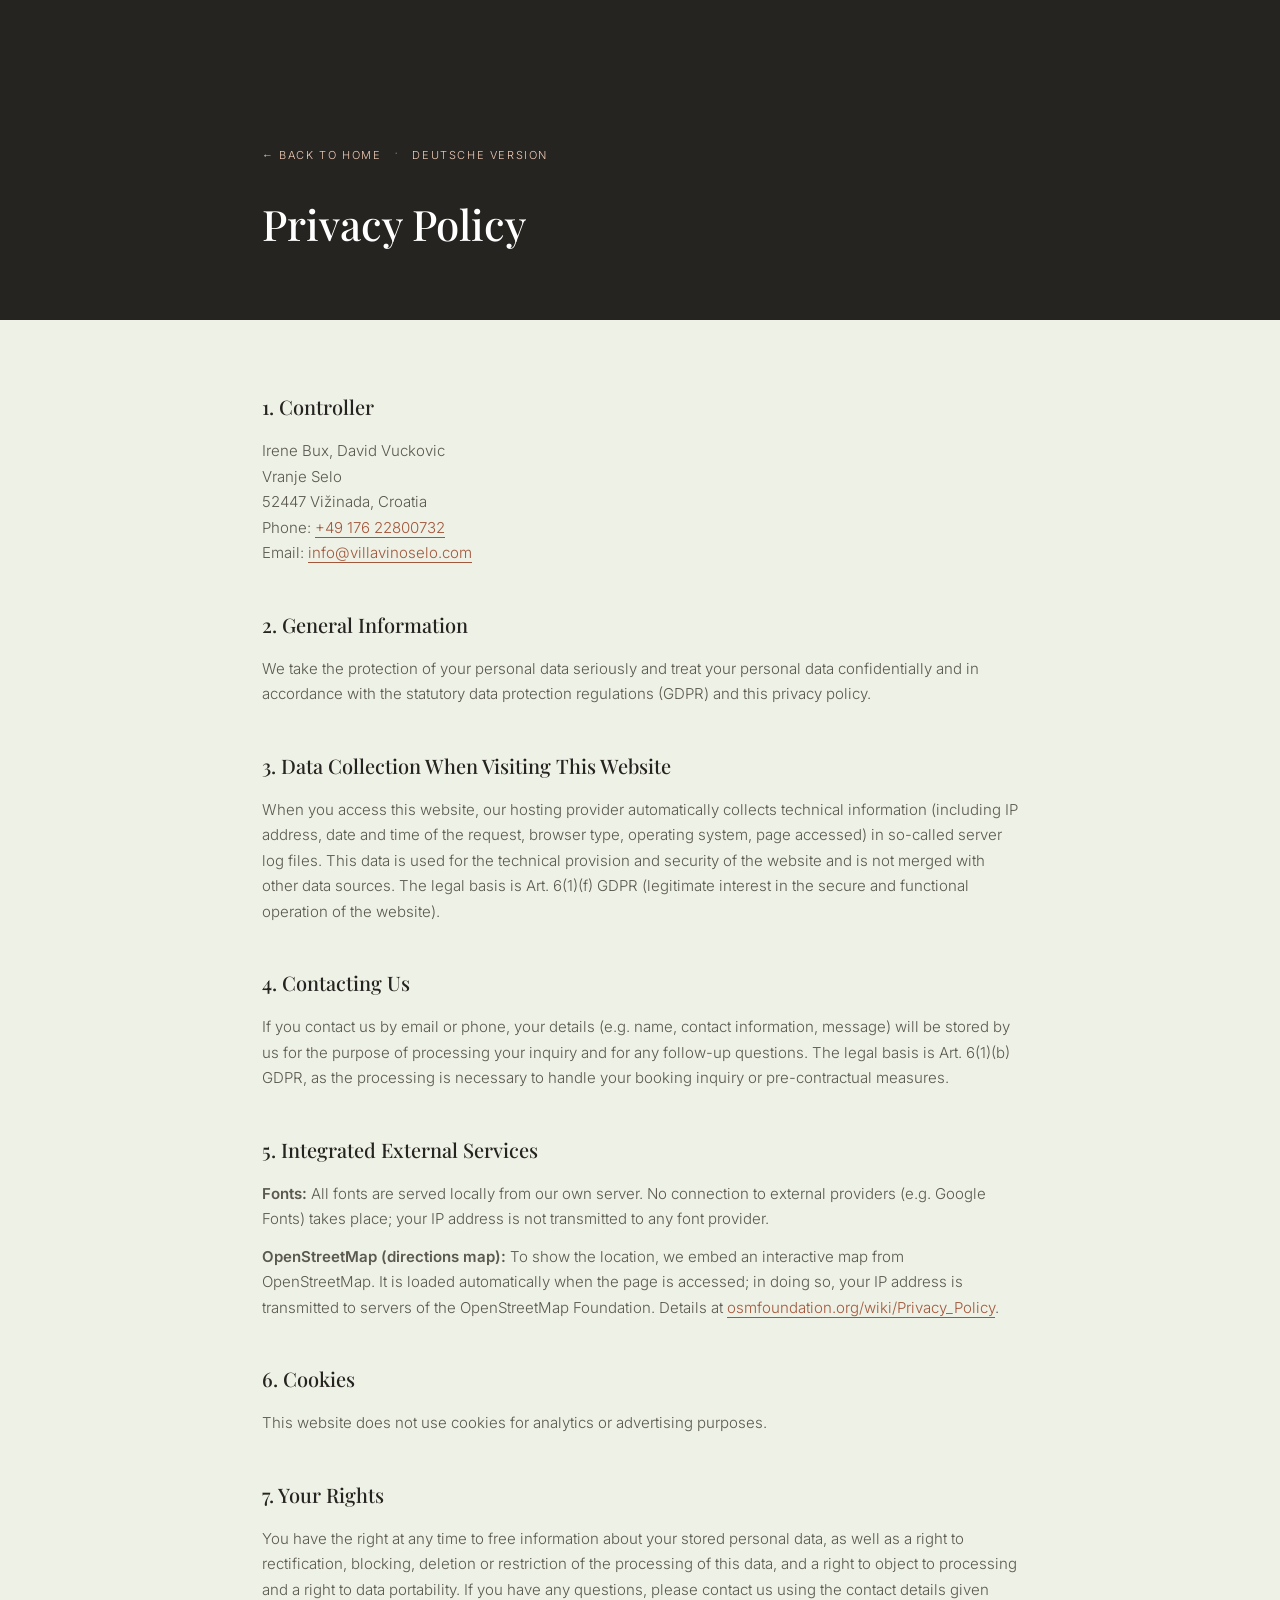
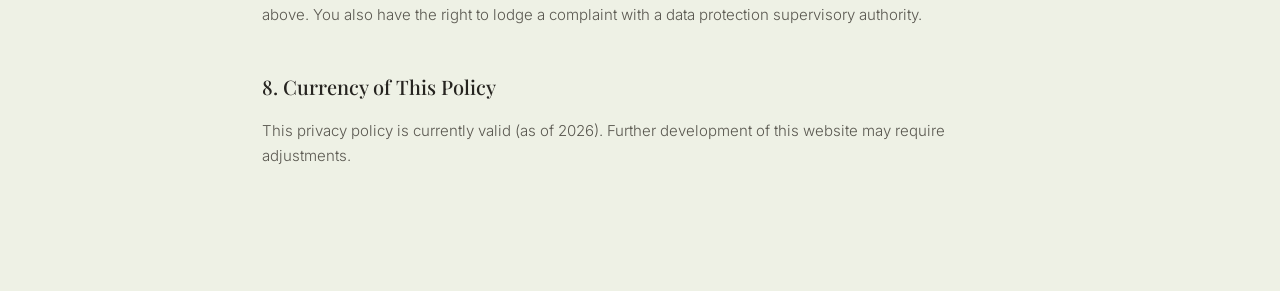
<file: datenschutz-en.html>
<!DOCTYPE html>
<html lang="en">
<head>
<meta charset="UTF-8">
<meta name="viewport" content="width=device-width, initial-scale=1.0">
<title>Privacy Policy – Villa VinoSelo</title>
<meta name="robots" content="noindex">
<link rel="icon" href="favicon.ico" sizes="any">
<link rel="icon" type="image/png" sizes="32x32" href="favicon-32.png">
<link rel="apple-touch-icon" href="apple-touch-icon.png">
<link rel="stylesheet" href="fonts/fonts.css?v=1">
<link rel="stylesheet" href="style.css?v=35">
</head>
<body>

<header class="legal-hdr">
  <div class="container">
    <a href="index-en.html" class="back-lnk">← Back to Home</a>
    <span style="color:rgba(255,255,255,.3);margin:0 8px;">·</span>
    <a href="datenschutz.html" class="back-lnk">Deutsche Version</a>
    <h1>Privacy Policy</h1>
  </div>
</header>

<section class="legal-body">
  <div class="container">

    <h2>1. Controller</h2>
    <p>
      Irene Bux, David Vuckovic<br>
      Vranje Selo<br>
      52447 Vižinada, Croatia<br>
      Phone: <a href="tel:+4917622800732">+49 176 22800732</a><br>
      Email: <a href="mailto:info@villavinoselo.com">info@villavinoselo.com</a>
    </p>

    <h2>2. General Information</h2>
    <p>We take the protection of your personal data seriously and treat your personal data confidentially and in accordance with the statutory data protection regulations (GDPR) and this privacy policy.</p>

    <h2>3. Data Collection When Visiting This Website</h2>
    <p>When you access this website, our hosting provider automatically collects technical information (including IP address, date and time of the request, browser type, operating system, page accessed) in so-called server log files. This data is used for the technical provision and security of the website and is not merged with other data sources. The legal basis is Art. 6(1)(f) GDPR (legitimate interest in the secure and functional operation of the website).</p>

    <h2>4. Contacting Us</h2>
    <p>If you contact us by email or phone, your details (e.g. name, contact information, message) will be stored by us for the purpose of processing your inquiry and for any follow-up questions. The legal basis is Art. 6(1)(b) GDPR, as the processing is necessary to handle your booking inquiry or pre-contractual measures.</p>

    <h2>5. Integrated External Services</h2>
    <p><strong>Fonts:</strong> All fonts are served locally from our own server. No connection to external providers (e.g. Google Fonts) takes place; your IP address is not transmitted to any font provider.</p>
    <p><strong>OpenStreetMap (directions map):</strong> To show the location, we embed an interactive map from OpenStreetMap. It is loaded automatically when the page is accessed; in doing so, your IP address is transmitted to servers of the OpenStreetMap Foundation. Details at <a href="https://osmfoundation.org/wiki/Privacy_Policy" target="_blank" rel="noopener">osmfoundation.org/wiki/Privacy_Policy</a>.</p>

    <h2>6. Cookies</h2>
    <p>This website does not use cookies for analytics or advertising purposes.</p>

    <h2>7. Your Rights</h2>
    <p>You have the right at any time to free information about your stored personal data, as well as a right to rectification, blocking, deletion or restriction of the processing of this data, and a right to object to processing and a right to data portability. If you have any questions, please contact us using the contact details given above. You also have the right to lodge a complaint with a data protection supervisory authority.</p>

    <h2>8. Currency of This Policy</h2>
    <p>This privacy policy is currently valid (as of 2026). Further development of this website may require adjustments.</p>

  </div>
</section>

</body>
</html>
</file>
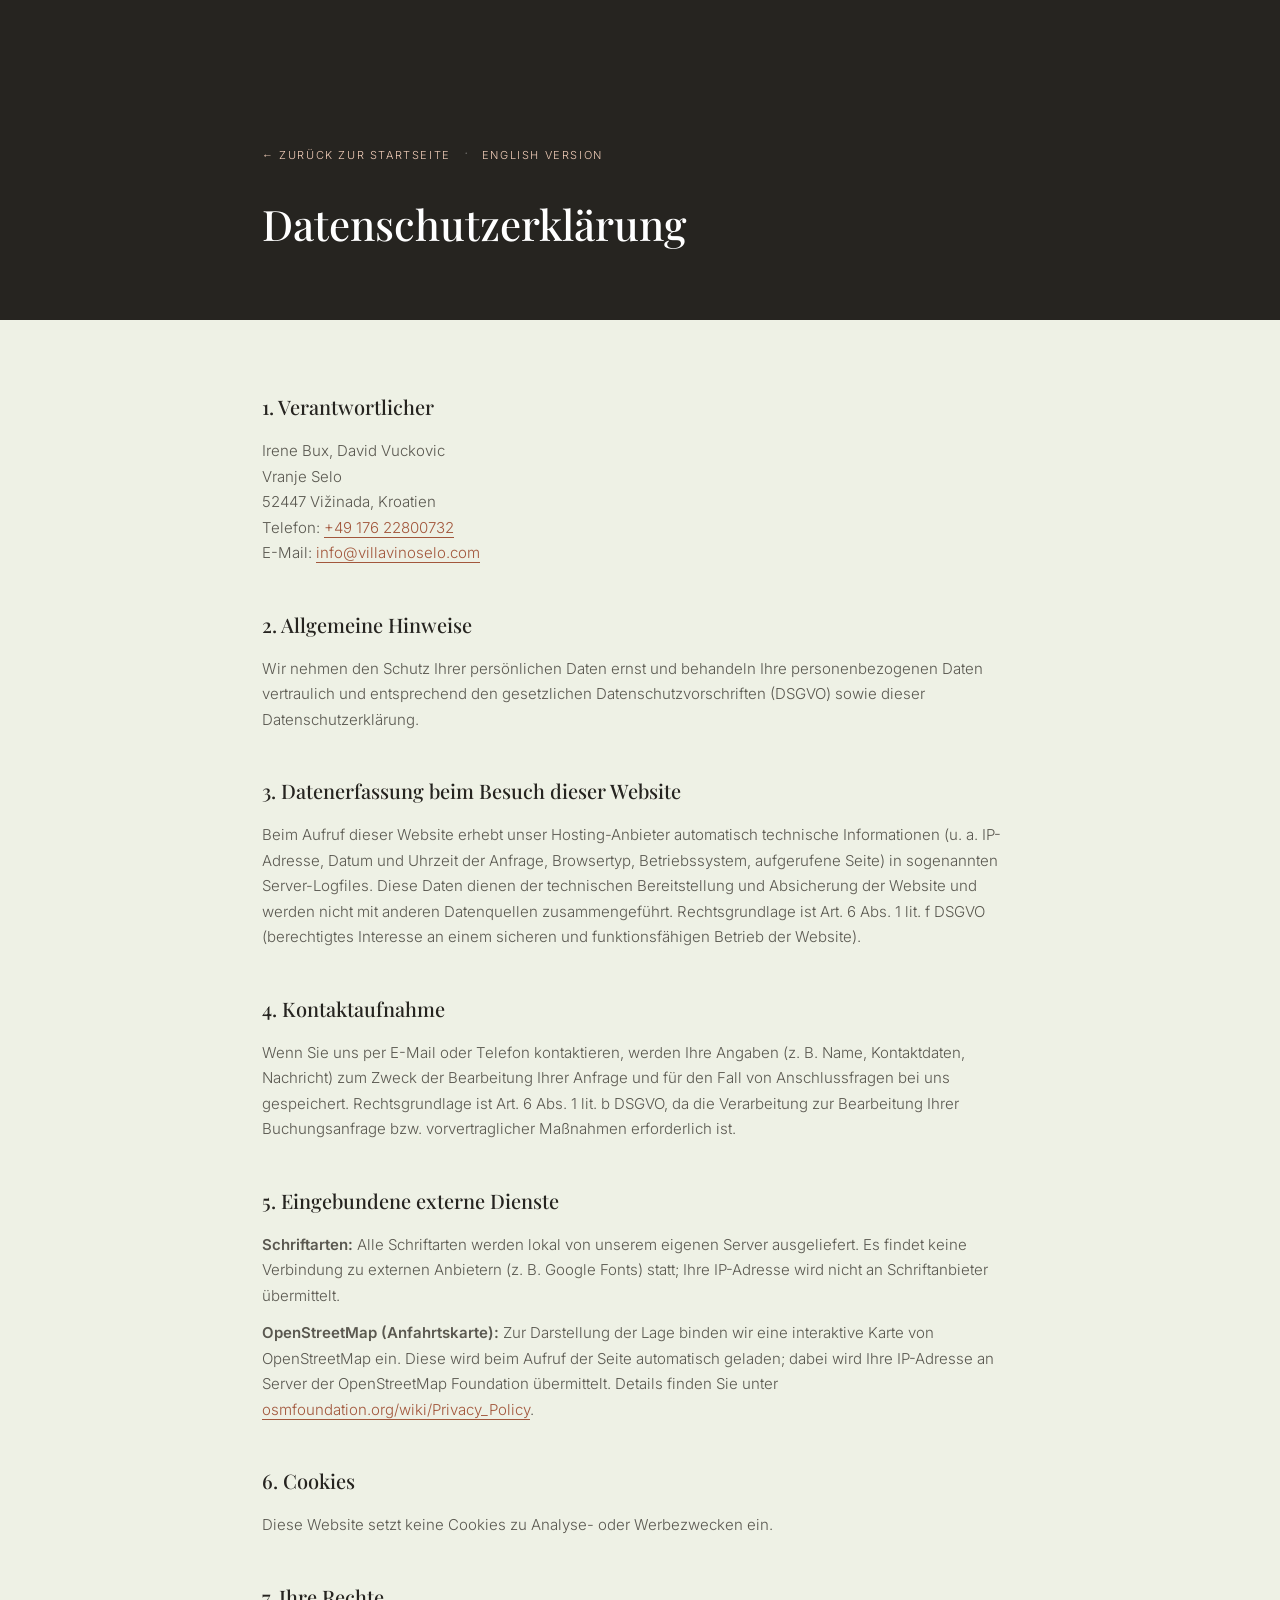
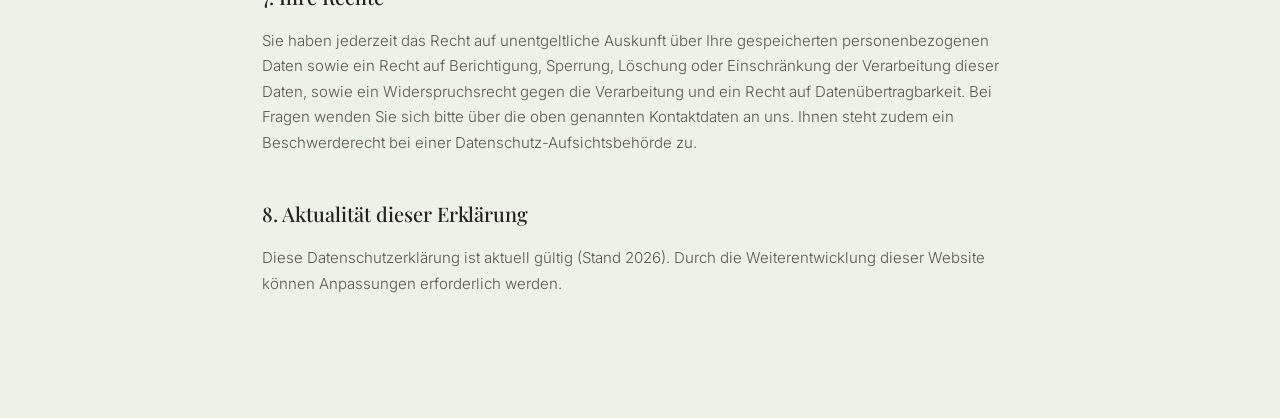
<file: datenschutz.html>
<!DOCTYPE html>
<html lang="de">
<head>
<meta charset="UTF-8">
<meta name="viewport" content="width=device-width, initial-scale=1.0">
<title>Datenschutzerklärung – Villa VinoSelo</title>
<meta name="robots" content="noindex">
<link rel="icon" href="favicon.ico" sizes="any">
<link rel="icon" type="image/png" sizes="32x32" href="favicon-32.png">
<link rel="apple-touch-icon" href="apple-touch-icon.png">
<link rel="stylesheet" href="fonts/fonts.css?v=1">
<link rel="stylesheet" href="style.css?v=35">
</head>
<body>

<header class="legal-hdr">
  <div class="container">
    <a href="index.html" class="back-lnk">← Zurück zur Startseite</a>
    <span style="color:rgba(255,255,255,.3);margin:0 8px;">·</span>
    <a href="datenschutz-en.html" class="back-lnk">English version</a>
    <h1>Datenschutzerklärung</h1>
  </div>
</header>

<section class="legal-body">
  <div class="container">

    <h2>1. Verantwortlicher</h2>
    <p>
      Irene Bux, David Vuckovic<br>
      Vranje Selo<br>
      52447 Vižinada, Kroatien<br>
      Telefon: <a href="tel:+4917622800732">+49 176 22800732</a><br>
      E-Mail: <a href="mailto:info@villavinoselo.com">info@villavinoselo.com</a>
    </p>

    <h2>2. Allgemeine Hinweise</h2>
    <p>Wir nehmen den Schutz Ihrer persönlichen Daten ernst und behandeln Ihre personenbezogenen Daten vertraulich und entsprechend den gesetzlichen Datenschutzvorschriften (DSGVO) sowie dieser Datenschutzerklärung.</p>

    <h2>3. Datenerfassung beim Besuch dieser Website</h2>
    <p>Beim Aufruf dieser Website erhebt unser Hosting-Anbieter automatisch technische Informationen (u. a. IP-Adresse, Datum und Uhrzeit der Anfrage, Browsertyp, Betriebssystem, aufgerufene Seite) in sogenannten Server-Logfiles. Diese Daten dienen der technischen Bereitstellung und Absicherung der Website und werden nicht mit anderen Datenquellen zusammengeführt. Rechtsgrundlage ist Art. 6 Abs. 1 lit. f DSGVO (berechtigtes Interesse an einem sicheren und funktionsfähigen Betrieb der Website).</p>

    <h2>4. Kontaktaufnahme</h2>
    <p>Wenn Sie uns per E-Mail oder Telefon kontaktieren, werden Ihre Angaben (z. B. Name, Kontaktdaten, Nachricht) zum Zweck der Bearbeitung Ihrer Anfrage und für den Fall von Anschlussfragen bei uns gespeichert. Rechtsgrundlage ist Art. 6 Abs. 1 lit. b DSGVO, da die Verarbeitung zur Bearbeitung Ihrer Buchungsanfrage bzw. vorvertraglicher Maßnahmen erforderlich ist.</p>

    <h2>5. Eingebundene externe Dienste</h2>
    <p><strong>Schriftarten:</strong> Alle Schriftarten werden lokal von unserem eigenen Server ausgeliefert. Es findet keine Verbindung zu externen Anbietern (z. B. Google Fonts) statt; Ihre IP-Adresse wird nicht an Schriftanbieter übermittelt.</p>
    <p><strong>OpenStreetMap (Anfahrtskarte):</strong> Zur Darstellung der Lage binden wir eine interaktive Karte von OpenStreetMap ein. Diese wird beim Aufruf der Seite automatisch geladen; dabei wird Ihre IP-Adresse an Server der OpenStreetMap Foundation übermittelt. Details finden Sie unter <a href="https://osmfoundation.org/wiki/Privacy_Policy" target="_blank" rel="noopener">osmfoundation.org/wiki/Privacy_Policy</a>.</p>

    <h2>6. Cookies</h2>
    <p>Diese Website setzt keine Cookies zu Analyse- oder Werbezwecken ein.</p>

    <h2>7. Ihre Rechte</h2>
    <p>Sie haben jederzeit das Recht auf unentgeltliche Auskunft über Ihre gespeicherten personenbezogenen Daten sowie ein Recht auf Berichtigung, Sperrung, Löschung oder Einschränkung der Verarbeitung dieser Daten, sowie ein Widerspruchsrecht gegen die Verarbeitung und ein Recht auf Datenübertragbarkeit. Bei Fragen wenden Sie sich bitte über die oben genannten Kontaktdaten an uns. Ihnen steht zudem ein Beschwerderecht bei einer Datenschutz-Aufsichtsbehörde zu.</p>

    <h2>8. Aktualität dieser Erklärung</h2>
    <p>Diese Datenschutzerklärung ist aktuell gültig (Stand 2026). Durch die Weiterentwicklung dieser Website können Anpassungen erforderlich werden.</p>

  </div>
</section>

</body>
</html>
</file>
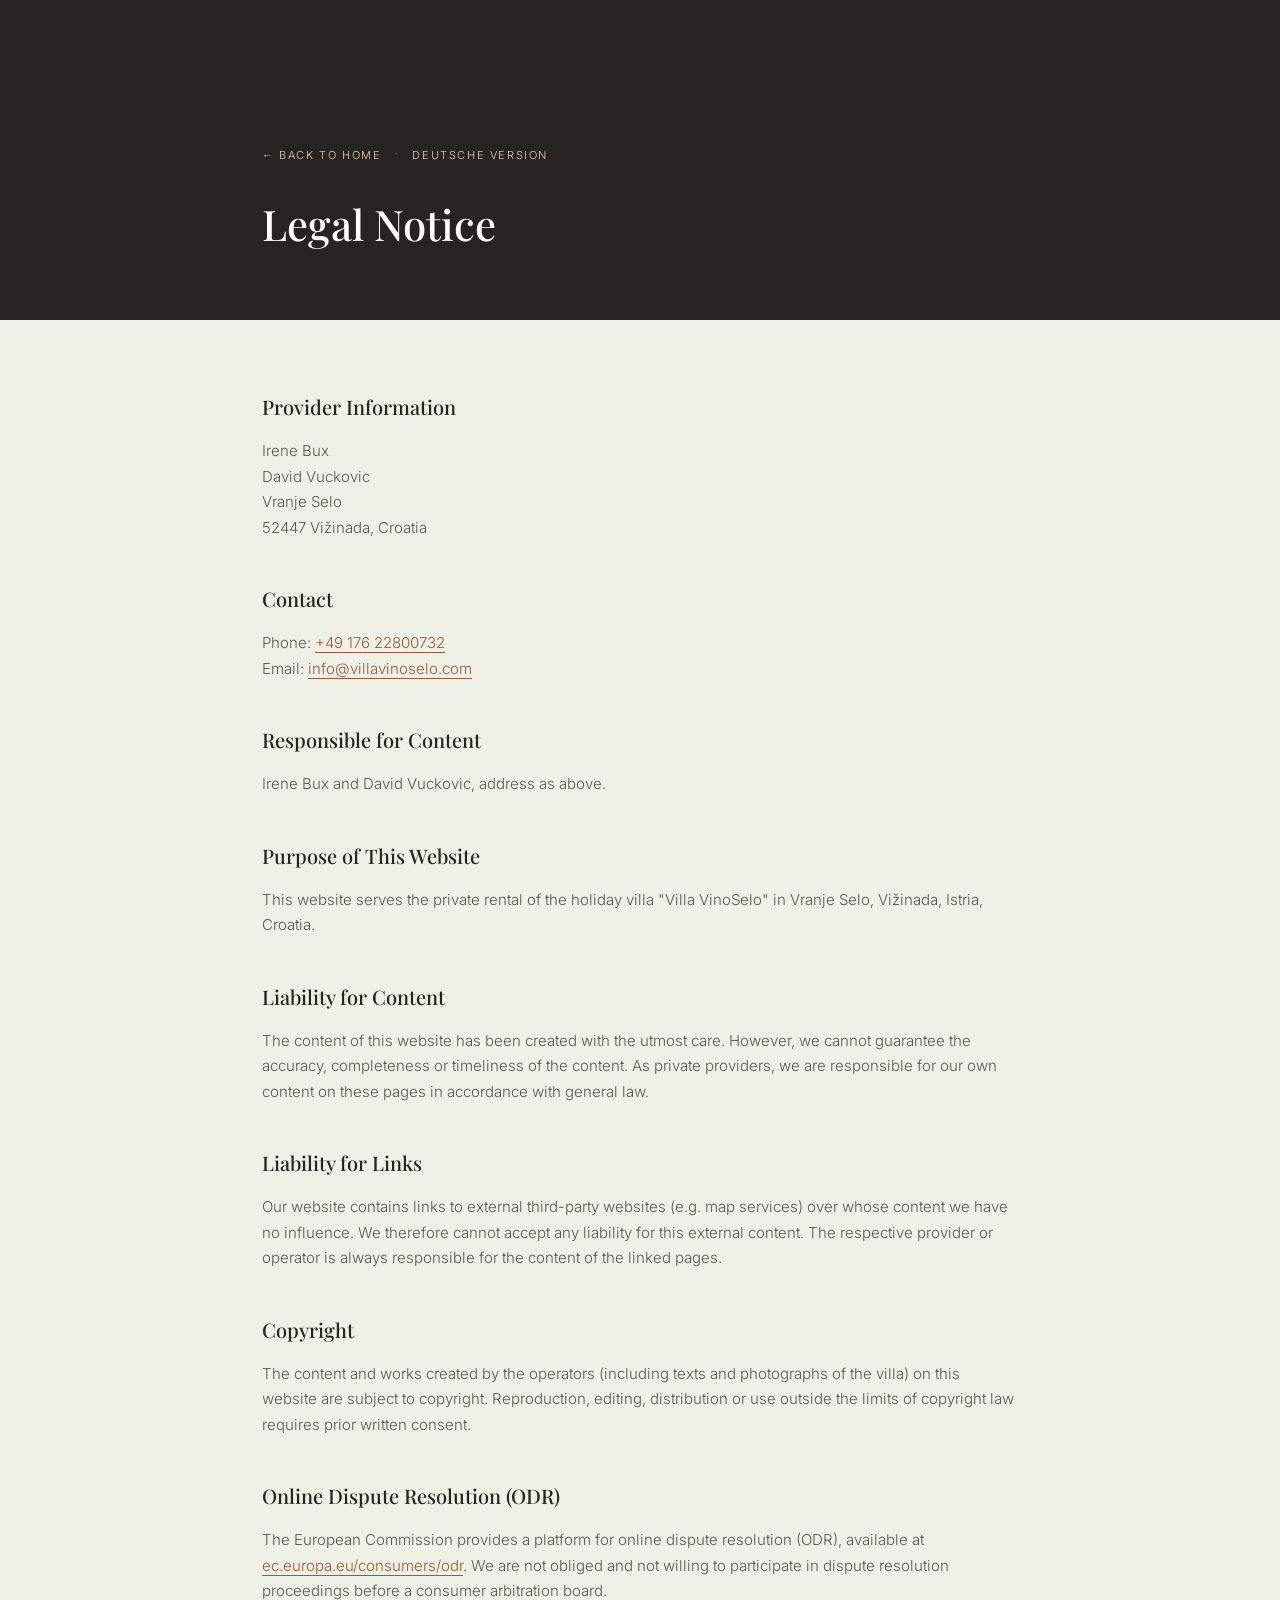
<file: impressum-en.html>
<!DOCTYPE html>
<html lang="en">
<head>
<meta charset="UTF-8">
<meta name="viewport" content="width=device-width, initial-scale=1.0">
<title>Legal Notice – Villa VinoSelo</title>
<meta name="robots" content="noindex">
<link rel="icon" href="favicon.ico" sizes="any">
<link rel="icon" type="image/png" sizes="32x32" href="favicon-32.png">
<link rel="apple-touch-icon" href="apple-touch-icon.png">
<link rel="stylesheet" href="fonts/fonts.css?v=1">
<link rel="stylesheet" href="style.css?v=35">
</head>
<body>

<header class="legal-hdr">
  <div class="container">
    <a href="index-en.html" class="back-lnk">← Back to Home</a>
    <span style="color:rgba(255,255,255,.3);margin:0 8px;">·</span>
    <a href="impressum.html" class="back-lnk">Deutsche Version</a>
    <h1>Legal Notice</h1>
  </div>
</header>

<section class="legal-body">
  <div class="container">

    <h2>Provider Information</h2>
    <p>
      Irene Bux<br>
      David Vuckovic<br>
      Vranje Selo<br>
      52447 Vižinada, Croatia
    </p>

    <h2>Contact</h2>
    <p>
      Phone: <a href="tel:+4917622800732">+49 176 22800732</a><br>
      Email: <a href="mailto:info@villavinoselo.com">info@villavinoselo.com</a>
    </p>

    <h2>Responsible for Content</h2>
    <p>Irene Bux and David Vuckovic, address as above.</p>

    <h2>Purpose of This Website</h2>
    <p>This website serves the private rental of the holiday villa "Villa VinoSelo" in Vranje Selo, Vižinada, Istria, Croatia.</p>

    <h2>Liability for Content</h2>
    <p>The content of this website has been created with the utmost care. However, we cannot guarantee the accuracy, completeness or timeliness of the content. As private providers, we are responsible for our own content on these pages in accordance with general law.</p>

    <h2>Liability for Links</h2>
    <p>Our website contains links to external third-party websites (e.g. map services) over whose content we have no influence. We therefore cannot accept any liability for this external content. The respective provider or operator is always responsible for the content of the linked pages.</p>

    <h2>Copyright</h2>
    <p>The content and works created by the operators (including texts and photographs of the villa) on this website are subject to copyright. Reproduction, editing, distribution or use outside the limits of copyright law requires prior written consent.</p>

    <h2>Online Dispute Resolution (ODR)</h2>
    <p>The European Commission provides a platform for online dispute resolution (ODR), available at <a href="https://ec.europa.eu/consumers/odr/" target="_blank" rel="noopener">ec.europa.eu/consumers/odr</a>. We are not obliged and not willing to participate in dispute resolution proceedings before a consumer arbitration board.</p>

  </div>
</section>

</body>
</html>
</file>
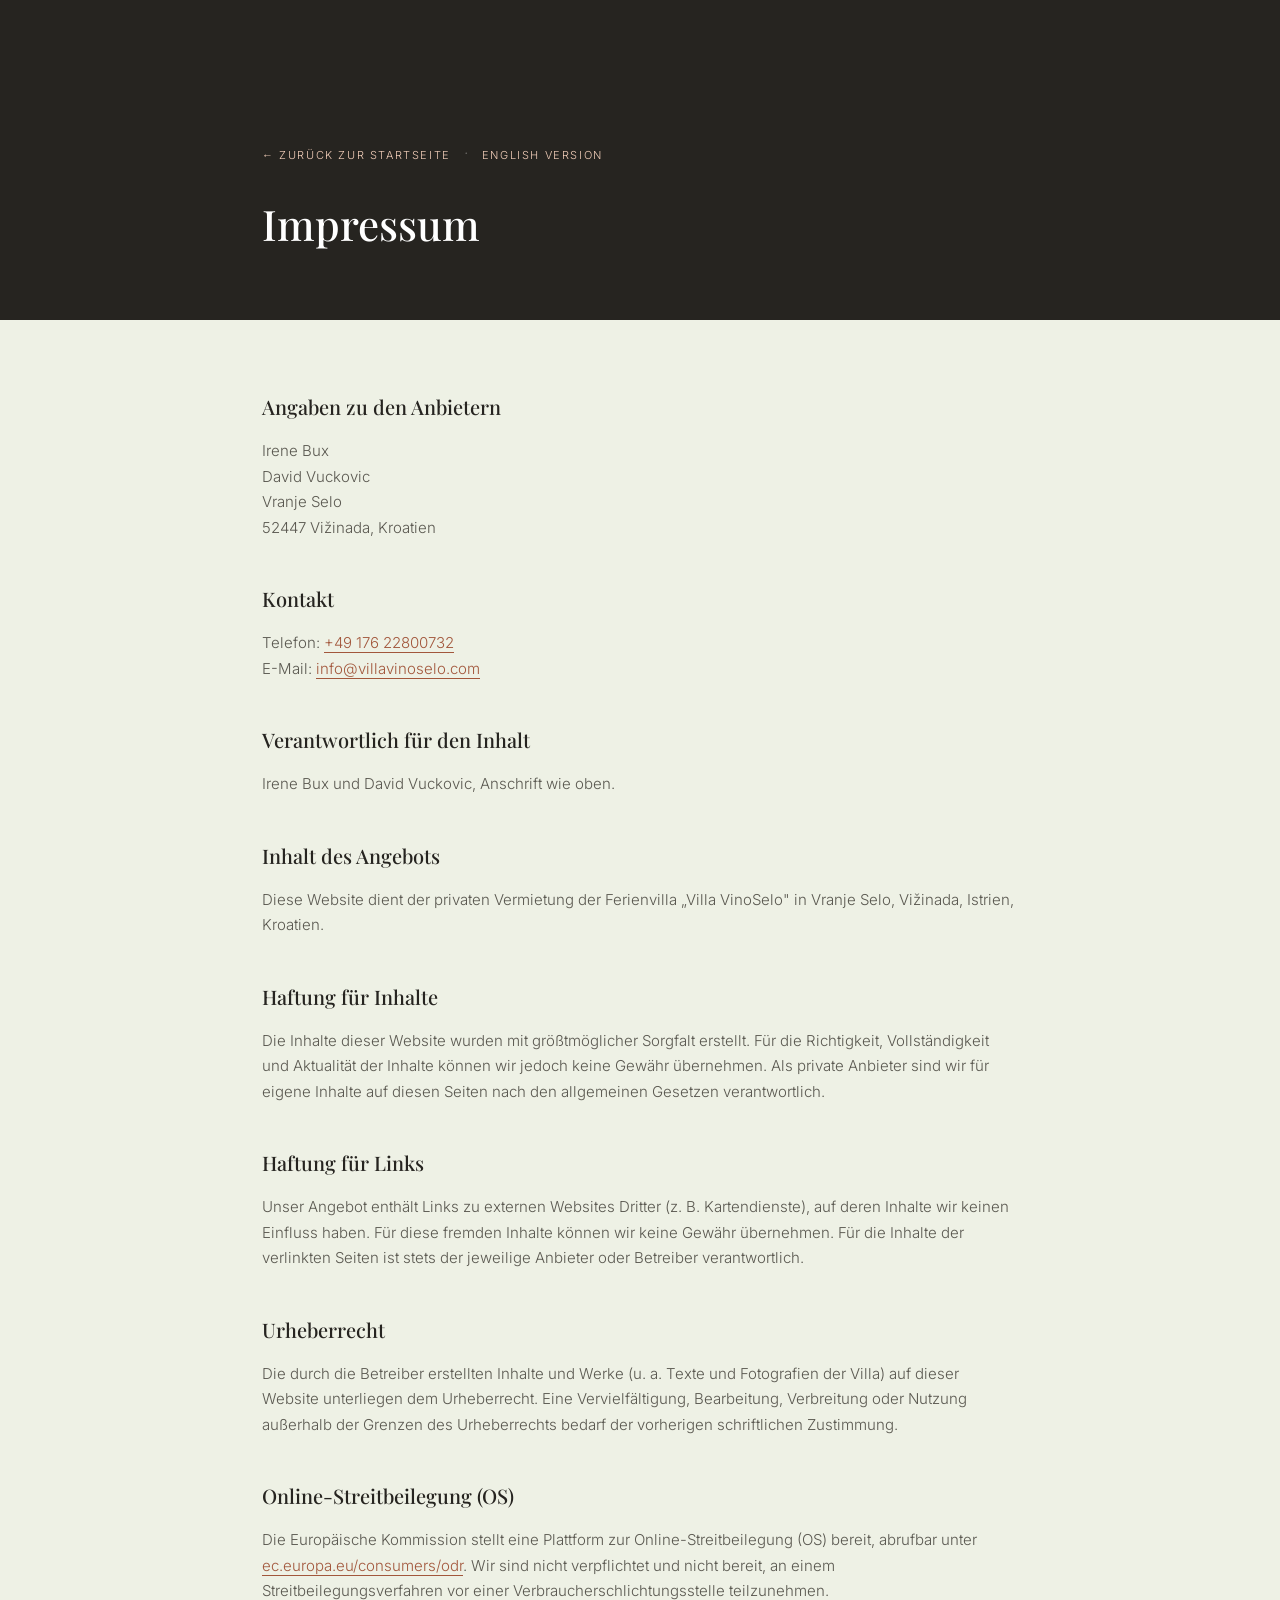
<file: impressum.html>
<!DOCTYPE html>
<html lang="de">
<head>
<meta charset="UTF-8">
<meta name="viewport" content="width=device-width, initial-scale=1.0">
<title>Impressum – Villa VinoSelo</title>
<meta name="robots" content="noindex">
<link rel="icon" href="favicon.ico" sizes="any">
<link rel="icon" type="image/png" sizes="32x32" href="favicon-32.png">
<link rel="apple-touch-icon" href="apple-touch-icon.png">
<link rel="stylesheet" href="fonts/fonts.css?v=1">
<link rel="stylesheet" href="style.css?v=35">
</head>
<body>

<header class="legal-hdr">
  <div class="container">
    <a href="index.html" class="back-lnk">← Zurück zur Startseite</a>
    <span style="color:rgba(255,255,255,.3);margin:0 8px;">·</span>
    <a href="impressum-en.html" class="back-lnk">English version</a>
    <h1>Impressum</h1>
  </div>
</header>

<section class="legal-body">
  <div class="container">

    <h2>Angaben zu den Anbietern</h2>
    <p>
      Irene Bux<br>
      David Vuckovic<br>
      Vranje Selo<br>
      52447 Vižinada, Kroatien
    </p>

    <h2>Kontakt</h2>
    <p>
      Telefon: <a href="tel:+4917622800732">+49 176 22800732</a><br>
      E-Mail: <a href="mailto:info@villavinoselo.com">info@villavinoselo.com</a>
    </p>

    <h2>Verantwortlich für den Inhalt</h2>
    <p>Irene Bux und David Vuckovic, Anschrift wie oben.</p>

    <h2>Inhalt des Angebots</h2>
    <p>Diese Website dient der privaten Vermietung der Ferienvilla „Villa VinoSelo" in Vranje Selo, Vižinada, Istrien, Kroatien.</p>

    <h2>Haftung für Inhalte</h2>
    <p>Die Inhalte dieser Website wurden mit größtmöglicher Sorgfalt erstellt. Für die Richtigkeit, Vollständigkeit und Aktualität der Inhalte können wir jedoch keine Gewähr übernehmen. Als private Anbieter sind wir für eigene Inhalte auf diesen Seiten nach den allgemeinen Gesetzen verantwortlich.</p>

    <h2>Haftung für Links</h2>
    <p>Unser Angebot enthält Links zu externen Websites Dritter (z. B. Kartendienste), auf deren Inhalte wir keinen Einfluss haben. Für diese fremden Inhalte können wir keine Gewähr übernehmen. Für die Inhalte der verlinkten Seiten ist stets der jeweilige Anbieter oder Betreiber verantwortlich.</p>

    <h2>Urheberrecht</h2>
    <p>Die durch die Betreiber erstellten Inhalte und Werke (u. a. Texte und Fotografien der Villa) auf dieser Website unterliegen dem Urheberrecht. Eine Vervielfältigung, Bearbeitung, Verbreitung oder Nutzung außerhalb der Grenzen des Urheberrechts bedarf der vorherigen schriftlichen Zustimmung.</p>

    <h2>Online-Streitbeilegung (OS)</h2>
    <p>Die Europäische Kommission stellt eine Plattform zur Online-Streitbeilegung (OS) bereit, abrufbar unter <a href="https://ec.europa.eu/consumers/odr/" target="_blank" rel="noopener">ec.europa.eu/consumers/odr</a>. Wir sind nicht verpflichtet und nicht bereit, an einem Streitbeilegungsverfahren vor einer Verbraucherschlichtungsstelle teilzunehmen.</p>

  </div>
</section>

</body>
</html>
</file>
<file: fonts/fonts.css>
/* latin-ext */
@font-face {
  font-family: 'Alex Brush';
  font-style: normal;
  font-weight: 400;
  font-display: swap;
  src: url(SZc83FzrJKuqFbwMKk6EhUvz7QtO.woff2) format('woff2');
  unicode-range: U+0100-02BA, U+02BD-02C5, U+02C7-02CC, U+02CE-02D7, U+02DD-02FF, U+0304, U+0308, U+0329, U+1D00-1DBF, U+1E00-1E9F, U+1EF2-1EFF, U+2020, U+20A0-20AB, U+20AD-20C0, U+2113, U+2C60-2C7F, U+A720-A7FF;
}
/* latin */
@font-face {
  font-family: 'Alex Brush';
  font-style: normal;
  font-weight: 400;
  font-display: swap;
  src: url(SZc83FzrJKuqFbwMKk6EhUXz7Q.woff2) format('woff2');
  unicode-range: U+0000-00FF, U+0131, U+0152-0153, U+02BB-02BC, U+02C6, U+02DA, U+02DC, U+0304, U+0308, U+0329, U+2000-206F, U+20AC, U+2122, U+2191, U+2193, U+2212, U+2215, U+FEFF, U+FFFD;
}
/* latin-ext */
@font-face {
  font-family: 'Inter';
  font-style: normal;
  font-weight: 300;
  font-display: swap;
  src: url(UcC73FwrK3iLTeHuS_nVMrMxCp50SjIa25L7SUc.woff2) format('woff2');
  unicode-range: U+0100-02BA, U+02BD-02C5, U+02C7-02CC, U+02CE-02D7, U+02DD-02FF, U+0304, U+0308, U+0329, U+1D00-1DBF, U+1E00-1E9F, U+1EF2-1EFF, U+2020, U+20A0-20AB, U+20AD-20C0, U+2113, U+2C60-2C7F, U+A720-A7FF;
}
/* latin */
@font-face {
  font-family: 'Inter';
  font-style: normal;
  font-weight: 300;
  font-display: swap;
  src: url(UcC73FwrK3iLTeHuS_nVMrMxCp50SjIa1ZL7.woff2) format('woff2');
  unicode-range: U+0000-00FF, U+0131, U+0152-0153, U+02BB-02BC, U+02C6, U+02DA, U+02DC, U+0304, U+0308, U+0329, U+2000-206F, U+20AC, U+2122, U+2191, U+2193, U+2212, U+2215, U+FEFF, U+FFFD;
}
/* latin-ext */
@font-face {
  font-family: 'Inter';
  font-style: normal;
  font-weight: 400;
  font-display: swap;
  src: url(UcC73FwrK3iLTeHuS_nVMrMxCp50SjIa25L7SUc.woff2) format('woff2');
  unicode-range: U+0100-02BA, U+02BD-02C5, U+02C7-02CC, U+02CE-02D7, U+02DD-02FF, U+0304, U+0308, U+0329, U+1D00-1DBF, U+1E00-1E9F, U+1EF2-1EFF, U+2020, U+20A0-20AB, U+20AD-20C0, U+2113, U+2C60-2C7F, U+A720-A7FF;
}
/* latin */
@font-face {
  font-family: 'Inter';
  font-style: normal;
  font-weight: 400;
  font-display: swap;
  src: url(UcC73FwrK3iLTeHuS_nVMrMxCp50SjIa1ZL7.woff2) format('woff2');
  unicode-range: U+0000-00FF, U+0131, U+0152-0153, U+02BB-02BC, U+02C6, U+02DA, U+02DC, U+0304, U+0308, U+0329, U+2000-206F, U+20AC, U+2122, U+2191, U+2193, U+2212, U+2215, U+FEFF, U+FFFD;
}
/* latin-ext */
@font-face {
  font-family: 'Inter';
  font-style: normal;
  font-weight: 500;
  font-display: swap;
  src: url(UcC73FwrK3iLTeHuS_nVMrMxCp50SjIa25L7SUc.woff2) format('woff2');
  unicode-range: U+0100-02BA, U+02BD-02C5, U+02C7-02CC, U+02CE-02D7, U+02DD-02FF, U+0304, U+0308, U+0329, U+1D00-1DBF, U+1E00-1E9F, U+1EF2-1EFF, U+2020, U+20A0-20AB, U+20AD-20C0, U+2113, U+2C60-2C7F, U+A720-A7FF;
}
/* latin */
@font-face {
  font-family: 'Inter';
  font-style: normal;
  font-weight: 500;
  font-display: swap;
  src: url(UcC73FwrK3iLTeHuS_nVMrMxCp50SjIa1ZL7.woff2) format('woff2');
  unicode-range: U+0000-00FF, U+0131, U+0152-0153, U+02BB-02BC, U+02C6, U+02DA, U+02DC, U+0304, U+0308, U+0329, U+2000-206F, U+20AC, U+2122, U+2191, U+2193, U+2212, U+2215, U+FEFF, U+FFFD;
}
/* latin-ext */
@font-face {
  font-family: 'Inter';
  font-style: normal;
  font-weight: 600;
  font-display: swap;
  src: url(UcC73FwrK3iLTeHuS_nVMrMxCp50SjIa25L7SUc.woff2) format('woff2');
  unicode-range: U+0100-02BA, U+02BD-02C5, U+02C7-02CC, U+02CE-02D7, U+02DD-02FF, U+0304, U+0308, U+0329, U+1D00-1DBF, U+1E00-1E9F, U+1EF2-1EFF, U+2020, U+20A0-20AB, U+20AD-20C0, U+2113, U+2C60-2C7F, U+A720-A7FF;
}
/* latin */
@font-face {
  font-family: 'Inter';
  font-style: normal;
  font-weight: 600;
  font-display: swap;
  src: url(UcC73FwrK3iLTeHuS_nVMrMxCp50SjIa1ZL7.woff2) format('woff2');
  unicode-range: U+0000-00FF, U+0131, U+0152-0153, U+02BB-02BC, U+02C6, U+02DA, U+02DC, U+0304, U+0308, U+0329, U+2000-206F, U+20AC, U+2122, U+2191, U+2193, U+2212, U+2215, U+FEFF, U+FFFD;
}
/* latin-ext */
@font-face {
  font-family: 'Playfair Display';
  font-style: italic;
  font-weight: 400;
  font-display: swap;
  src: url(nuFRD-vYSZviVYUb_rj3ij__anPXDTnCjmHKM4nYO7KN_qiTXt_A-W2r.woff2) format('woff2');
  unicode-range: U+0100-02BA, U+02BD-02C5, U+02C7-02CC, U+02CE-02D7, U+02DD-02FF, U+0304, U+0308, U+0329, U+1D00-1DBF, U+1E00-1E9F, U+1EF2-1EFF, U+2020, U+20A0-20AB, U+20AD-20C0, U+2113, U+2C60-2C7F, U+A720-A7FF;
}
/* latin */
@font-face {
  font-family: 'Playfair Display';
  font-style: italic;
  font-weight: 400;
  font-display: swap;
  src: url(nuFRD-vYSZviVYUb_rj3ij__anPXDTnCjmHKM4nYO7KN_qiTXtHA-Q.woff2) format('woff2');
  unicode-range: U+0000-00FF, U+0131, U+0152-0153, U+02BB-02BC, U+02C6, U+02DA, U+02DC, U+0304, U+0308, U+0329, U+2000-206F, U+20AC, U+2122, U+2191, U+2193, U+2212, U+2215, U+FEFF, U+FFFD;
}
/* latin-ext */
@font-face {
  font-family: 'Playfair Display';
  font-style: normal;
  font-weight: 400;
  font-display: swap;
  src: url(nuFiD-vYSZviVYUb_rj3ij__anPXDTLYgFE_.woff2) format('woff2');
  unicode-range: U+0100-02BA, U+02BD-02C5, U+02C7-02CC, U+02CE-02D7, U+02DD-02FF, U+0304, U+0308, U+0329, U+1D00-1DBF, U+1E00-1E9F, U+1EF2-1EFF, U+2020, U+20A0-20AB, U+20AD-20C0, U+2113, U+2C60-2C7F, U+A720-A7FF;
}
/* latin */
@font-face {
  font-family: 'Playfair Display';
  font-style: normal;
  font-weight: 400;
  font-display: swap;
  src: url(nuFiD-vYSZviVYUb_rj3ij__anPXDTzYgA.woff2) format('woff2');
  unicode-range: U+0000-00FF, U+0131, U+0152-0153, U+02BB-02BC, U+02C6, U+02DA, U+02DC, U+0304, U+0308, U+0329, U+2000-206F, U+20AC, U+2122, U+2191, U+2193, U+2212, U+2215, U+FEFF, U+FFFD;
}
/* latin-ext */
@font-face {
  font-family: 'Playfair Display';
  font-style: normal;
  font-weight: 500;
  font-display: swap;
  src: url(nuFiD-vYSZviVYUb_rj3ij__anPXDTLYgFE_.woff2) format('woff2');
  unicode-range: U+0100-02BA, U+02BD-02C5, U+02C7-02CC, U+02CE-02D7, U+02DD-02FF, U+0304, U+0308, U+0329, U+1D00-1DBF, U+1E00-1E9F, U+1EF2-1EFF, U+2020, U+20A0-20AB, U+20AD-20C0, U+2113, U+2C60-2C7F, U+A720-A7FF;
}
/* latin */
@font-face {
  font-family: 'Playfair Display';
  font-style: normal;
  font-weight: 500;
  font-display: swap;
  src: url(nuFiD-vYSZviVYUb_rj3ij__anPXDTzYgA.woff2) format('woff2');
  unicode-range: U+0000-00FF, U+0131, U+0152-0153, U+02BB-02BC, U+02C6, U+02DA, U+02DC, U+0304, U+0308, U+0329, U+2000-206F, U+20AC, U+2122, U+2191, U+2193, U+2212, U+2215, U+FEFF, U+FFFD;
}
/* latin-ext */
@font-face {
  font-family: 'Playfair Display';
  font-style: normal;
  font-weight: 600;
  font-display: swap;
  src: url(nuFiD-vYSZviVYUb_rj3ij__anPXDTLYgFE_.woff2) format('woff2');
  unicode-range: U+0100-02BA, U+02BD-02C5, U+02C7-02CC, U+02CE-02D7, U+02DD-02FF, U+0304, U+0308, U+0329, U+1D00-1DBF, U+1E00-1E9F, U+1EF2-1EFF, U+2020, U+20A0-20AB, U+20AD-20C0, U+2113, U+2C60-2C7F, U+A720-A7FF;
}
/* latin */
@font-face {
  font-family: 'Playfair Display';
  font-style: normal;
  font-weight: 600;
  font-display: swap;
  src: url(nuFiD-vYSZviVYUb_rj3ij__anPXDTzYgA.woff2) format('woff2');
  unicode-range: U+0000-00FF, U+0131, U+0152-0153, U+02BB-02BC, U+02C6, U+02DA, U+02DC, U+0304, U+0308, U+0329, U+2000-206F, U+20AC, U+2122, U+2191, U+2193, U+2212, U+2215, U+FEFF, U+FFFD;
}
</file>
<file: style.css>
:root {
  --cream: #e3e8d5;
  --white: #eef1e5;
  --charcoal: #262420;
  --ink: #5a5850;
  --terra: #a2573c;
  --terra2: #c9973f;
  --olive: #74845a;
  --champagne: #eee4d2;
  --line: #d6ddc6;
  --e: cubic-bezier(.22, .85, .32, 1);
  --e2: cubic-bezier(.16, 1, .3, 1);
}

* { box-sizing: border-box; margin: 0; padding: 0; }
html { scroll-behavior: smooth; overflow-x: hidden; }
body { font-family: 'Inter', sans-serif; color: var(--charcoal); background: var(--white); line-height: 1.7; font-weight: 300; overflow-x: hidden; }
h1, h2, h3 { font-family: 'Playfair Display', serif; font-weight: 500; }
a { text-decoration: none; color: inherit; }
img { max-width: 100%; display: block; }

.container { max-width: 1240px; margin: 0 auto; padding: 0 32px; }
.section { padding: 110px 0; }
.eyebrow { display: block; text-transform: uppercase; letter-spacing: 3px; font-size: 11px; color: var(--terra); font-weight: 500; margin-bottom: 16px; }
h2 { font-size: clamp(28px, 3.4vw, 44px); font-weight: 500; margin-bottom: 20px; }
p { font-size: 16px; color: var(--ink); font-weight: 300; }
.center { text-align: center; }

/* ── PROGRESS BAR ── */
.progress-bar { position: fixed; top: 0; left: 0; height: 3px; width: 100%; transform: scaleX(0); transform-origin: 0 0; will-change: transform; background: linear-gradient(90deg, var(--terra), var(--terra2), var(--olive)); z-index: 300; }

/* ── REVEAL ANIMATIONS ── */
.reveal { opacity: 0; transform: translateY(30px); transition: opacity .85s var(--e2), transform .85s var(--e2); }
.reveal.v { opacity: 1; transform: none; }
.reveal-l { opacity: 0; transform: translateX(-34px); transition: opacity .85s var(--e2), transform .85s var(--e2); }
.reveal-l.v { opacity: 1; transform: none; }
.reveal-r { opacity: 0; transform: translateX(34px); transition: opacity .85s var(--e2), transform .85s var(--e2); }
.reveal-r.v { opacity: 1; transform: none; }
.reveal-s { opacity: 0; transform: scale(.92); transition: opacity .8s var(--e2), transform .8s var(--e2); }
.reveal-s.v { opacity: 1; transform: none; }

/* ── KEYFRAMES ── */
@keyframes kb { 0% { transform: scale(1) translate(0, 0) } 100% { transform: scale(1.18) translate(-3%, -2%) } }
@keyframes pr { 0% { box-shadow: 0 0 0 0 rgba(162,87,60,.45) } 70% { box-shadow: 0 0 0 16px rgba(162,87,60,0) } 100% { box-shadow: 0 0 0 0 rgba(162,87,60,0) } }
@keyframes fup { from { opacity: 0; transform: translateY(24px) } to { opacity: 1; transform: none } }
@keyframes lg { from { width: 0 } to { width: 120px } }
@keyframes sh { 0% { background-position: -300% center } 100% { background-position: 300% center } }
@keyframes stick { 0% { transform: scaleY(0); transform-origin: top } 50% { transform: scaleY(1); transform-origin: top } 51% { transform-origin: bottom } 100% { transform: scaleY(0); transform-origin: bottom } }
@keyframes orb { 0%, 100% { transform: translate(0,0) scale(1) } 40% { transform: translate(30px,-25px) scale(1.1) } 70% { transform: translate(-18px,18px) scale(.92) } }
@keyframes draw { to { stroke-dashoffset: 0 } }
@keyframes rfill { from { fill-opacity: 0 } to { fill-opacity: .15 } }

/* ── HEADER / NAV ── */
.logo-mark { display: inline-flex; align-items: center; padding: 8px 16px; border-radius: 999px; background: rgba(255,255,255,.9); box-shadow: 0 4px 18px rgba(0,0,0,.1); transition: all .35s var(--e); }
.logo-mark img { height: 34px; width: auto; }
#hdr.sc .logo-mark { background: transparent; box-shadow: none; padding: 0; }

.btn { position: relative; display: inline-block; overflow: hidden; border: 1px solid var(--charcoal); color: var(--charcoal); padding: 14px 32px; font-size: 11px; letter-spacing: 2px; text-transform: uppercase; font-weight: 500; transition: color .3s var(--e), transform .3s var(--e); cursor: pointer; }
.btn::before { content: ""; position: absolute; inset: 0; background: var(--charcoal); transform: scaleX(0); transform-origin: right; transition: transform .35s var(--e); z-index: 0; }
.btn:hover::before { transform: scaleX(1); transform-origin: left; }
.btn span { position: relative; z-index: 1; }
.btn:hover { color: #fff; transform: translateY(-2px); }
.btn-f { background: var(--terra); border-color: var(--terra); color: #fff; }
.btn-f::before { background: var(--terra2); }
.btn-f:hover { color: #fff; }
.btn-p { animation: pr 2.2s infinite; }

#hdr { position: fixed; top: 0; left: 0; right: 0; z-index: 200; padding: 22px 0; transition: padding .35s var(--e), background .35s var(--e), box-shadow .35s var(--e); }
#hdr.sc { background: rgba(255,255,255,.97); backdrop-filter: blur(10px); padding: 12px 0; box-shadow: 0 6px 24px rgba(38,36,32,.07); }
nav { display: flex; align-items: center; justify-content: space-between; max-width: 1240px; margin: 0 auto; padding: 0 32px; }
.nl { display: flex; gap: 28px; align-items: center; }
.nl a:not(.btn) { position: relative; font-size: 11px; letter-spacing: 1.6px; text-transform: uppercase; font-weight: 500; color: #fff; opacity: .9; padding-bottom: 4px; transition: color .3s, opacity .2s; }
.nl a:not(.btn)::after { content: ""; position: absolute; left: 0; bottom: 0; width: 0; height: 1px; background: var(--terra2); transition: width .35s var(--e); }
.nl a:not(.btn):hover::after { width: 100%; }
#hdr.sc .nl a:not(.btn) { color: var(--charcoal); }
.nl a:not(.btn):hover { opacity: 1; color: var(--terra2); }
.nc { border-color: #fff; color: #fff; padding: 10px 22px; }
#hdr.sc .nc { border-color: var(--charcoal); color: var(--charcoal); }
#hdr.sc .nc::before { background: var(--terra); }
#hdr.sc .nc:hover { border-color: var(--terra); }
.lang-switch { font-size: 11px !important; letter-spacing: 1.6px; opacity: .75; }
.lang-switch:hover { opacity: 1 !important; }
footer .lang-switch { display: inline-block; color: #b9b6ac; margin-top: 4px; }
footer .lang-switch:hover { color: var(--terra2); }
.burger { display: none; background: none; border: none; font-size: 22px; color: #fff; cursor: pointer; text-shadow: 0 1px 6px rgba(0,0,0,.55); }
#hdr.sc .burger { color: var(--charcoal); text-shadow: none; }

/* ── HERO ── */
.hero { position: relative; height: 100vh; min-height: 640px; display: flex; align-items: center; justify-content: center; text-align: center; color: #fff; overflow: hidden; }
.hero-still { position: absolute; inset: -4%; background: url('hausansicht-front.jpg') center 42% / cover no-repeat; transition: transform .6s var(--e2); will-change: transform; }
.hero-ov { position: absolute; inset: 0; background: linear-gradient(180deg, rgba(8,6,4,.32) 0%, rgba(8,6,4,.42) 55%, rgba(8,6,4,.72) 100%); }
.hero-c { position: relative; z-index: 2; padding: 0 24px; will-change: transform, opacity; }
.h-ey { display: inline-block; font-size: 11px; letter-spacing: 4px; text-transform: uppercase; color: #e3d9a8; margin-bottom: 20px; text-shadow: 0 1px 12px rgba(8,6,4,.65); opacity: 0; animation: fup .9s var(--e2) .3s forwards; }
.hero h1 { font-size: clamp(52px, 8vw, 100px); font-weight: 400; letter-spacing: -.5px; line-height: 1.04; text-shadow: 0 2px 22px rgba(8,6,4,.55); opacity: 0; animation: fup 1s var(--e2) .6s forwards; }
.h-sub { font-size: clamp(13px, 1.3vw, 16px); color: rgba(255,255,255,.88); margin-top: 18px; letter-spacing: .5px; text-shadow: 0 1px 14px rgba(8,6,4,.6); opacity: 0; animation: fup .9s var(--e2) .9s forwards; }
.h-cta { margin-top: 36px; opacity: 0; animation: fup .9s var(--e2) 1.1s forwards; }
.h-line { width: 0; height: 1px; background: rgba(255,255,255,.3); margin: 28px auto 0; animation: lg 1.2s var(--e2) 1.4s forwards; }
.scroll-cue { position: absolute; bottom: 32px; left: 50%; transform: translateX(-50%); font-size: 10px; letter-spacing: 3px; text-transform: uppercase; color: rgba(255,255,255,.65); z-index: 2; display: flex; flex-direction: column; align-items: center; gap: 8px; }
.scroll-cue .st { width: 1px; height: 32px; background: rgba(255,255,255,.45); animation: stick 2.2s ease-in-out infinite; }

/* ── STATS ── */
.stats { display: grid; grid-template-columns: repeat(4, 1fr); background: var(--charcoal); position: relative; overflow: hidden; }
.stats::after { content: ""; position: absolute; inset: 0; background: linear-gradient(90deg, transparent, rgba(255,255,255,.04), transparent); background-size: 300% 100%; animation: sh 6s linear infinite; }
.sc-cell { padding: 42px 20px; text-align: center; color: #fff; border-right: 1px solid rgba(255,255,255,.08); }
.sc-cell:last-child { border-right: none; }
.sc-num { font-family: 'Playfair Display', serif; font-size: 40px; color: var(--terra2); font-weight: 600; line-height: 1; }
.sc-cell:nth-child(even) .sc-num { color: var(--olive); }
.sc-lbl { font-size: 11px; letter-spacing: 2.5px; text-transform: uppercase; color: rgba(207,205,196,.65); margin-top: 8px; }

/* ── PRESENTATION ── */
.pres { max-width: 760px; margin: 0 auto; text-align: center; }
.more-text { max-height: 0; overflow: hidden; transition: max-height .7s var(--e2); }
.more-text.open { max-height: 400px; }
.toggle-lnk { display: inline-block; margin-top: 18px; font-size: 11px; letter-spacing: 1.6px; text-transform: uppercase; color: var(--terra); border-bottom: 1px solid var(--terra); cursor: pointer; padding-bottom: 2px; transition: opacity .2s; }
.toggle-lnk:hover { opacity: .65; }
.pres-img { margin-top: 70px; overflow: hidden; cursor: pointer; }
.pres-img img { width: 100%; height: 560px; object-fit: cover; transition: transform 1.4s var(--e2); }
.pres-img:hover img { transform: scale(1.05); }

/* ── VIRTUAL TOUR ── */
.tour-sec { background: var(--charcoal); }
.tour-head { padding: 80px 0 40px; }
.tour-wrap { position: relative; height: 560px; overflow: hidden; cursor: grab; user-select: none; }
.tour-wrap.drag { cursor: grabbing; }
.tour-stage { display: flex; height: 100%; will-change: transform; transition: transform .85s var(--e2); }
.ts { flex: none; width: 100%; height: 100%; position: relative; overflow: hidden; }
.ts img { width: 100%; height: 100%; object-fit: cover; pointer-events: none; transition: transform .6s var(--e2); }
.ts:hover img { transform: scale(1.06); }
.ts-ov { position: absolute; inset: 0; background: linear-gradient(0deg, rgba(8,6,4,.78) 0%, rgba(8,6,4,.3) 40%, transparent 62%); }
.ts-info { position: absolute; bottom: 44px; left: 48px; right: 160px; color: #fff; transform: translateY(6px); transition: transform .5s var(--e2), opacity .5s; opacity: 0; }
.ts.active .ts-info { transform: none; opacity: 1; }
.ts-info h3 { font-family: 'Playfair Display', serif; font-size: 30px; font-weight: 400; margin-bottom: 6px; text-shadow: 0 1px 16px rgba(8,6,4,.6); }
.ts-info p { font-size: 13px; color: rgba(255,255,255,.85); letter-spacing: .5px; line-height: 1.6; text-shadow: 0 1px 10px rgba(8,6,4,.65); }
.tour-nav { position: absolute; bottom: 44px; right: 48px; display: flex; gap: 10px; z-index: 3; }
.t-btn { width: 46px; height: 46px; border-radius: 50%; background: rgba(255,255,255,.12); backdrop-filter: blur(8px); border: 1px solid rgba(255,255,255,.22); color: #fff; font-size: 22px; cursor: pointer; transition: background .25s, transform .2s; display: flex; align-items: center; justify-content: center; }
.t-btn:hover { background: rgba(255,255,255,.28); transform: scale(1.08); }
.tour-dots { position: absolute; top: 24px; right: 48px; display: flex; gap: 8px; z-index: 3; }
.t-dot { width: 7px; height: 7px; border-radius: 50%; background: rgba(255,255,255,.35); cursor: pointer; transition: background .25s, transform .25s; }
.t-dot.on { background: #fff; transform: scale(1.35); }

/* ── GALLERY ── */
.vi { display: grid; grid-template-columns: 1fr 1fr; gap: 80px; align-items: center; }
.vi .iw { overflow: hidden; }
.vi img { width: 100%; height: 520px; object-fit: cover; transition: transform 1.1s var(--e2); }
.vi .iw:hover img { transform: scale(1.07); }
.fw-gallery { position: relative; height: 640px; margin-top: 90px; overflow: hidden; }
.fw-img { width: 100%; height: 100%; object-fit: cover; display: block; background: var(--charcoal); transition: opacity .28s var(--e2); }
.fw-img.contain { object-fit: contain; }
.fw-img.out { opacity: 0; }
.fw-ov { position: absolute; inset: 0; background: linear-gradient(180deg, rgba(18,14,10,.68) 0%, transparent 34%, transparent 58%, rgba(18,14,10,.82) 100%); pointer-events: none; }
.fw-caption { position: absolute; left: 48px; top: 44px; max-width: 380px; z-index: 2; color: #fff; }
.fw-caption h3 { font-family: 'Playfair Display', serif; font-size: 26px; font-weight: 500; margin-bottom: 10px; color: #fff; text-shadow: 0 1px 14px rgba(8,6,4,.6); }
.fw-caption p { font-size: 14px; line-height: 1.6; color: rgba(255,255,255,.9); margin-bottom: 12px; text-shadow: 0 1px 10px rgba(8,6,4,.65); }
.fw-caption .fw-dist { display: inline-block; font-size: 11px; letter-spacing: 2px; text-transform: uppercase; color: #ecc06a; text-shadow: 0 1px 8px rgba(8,6,4,.7); }
.fw-labels { position: absolute; left: 48px; bottom: 44px; display: flex; flex-direction: column; gap: 9px; z-index: 2; }
.fw-label { font-family: 'Playfair Display', serif; font-size: 19px; color: rgba(255,255,255,.75); cursor: pointer; width: fit-content; text-shadow: 0 1px 10px rgba(8,6,4,.7); transition: color .25s var(--e); }
.fw-label:hover { color: rgba(255,255,255,.95); }
.fw-label.on { color: #fff; font-weight: 500; }

/* ── LIGHTBOX ── */
#lb { display: none; position: fixed; inset: 0; background: rgba(0,0,0,.94); z-index: 500; align-items: center; justify-content: center; flex-direction: column; }
#lb.on { display: flex; }
#lb img { max-width: 88vw; max-height: 82vh; object-fit: contain; transition: opacity .3s var(--e2), transform .3s var(--e2); }
#lb img.out { opacity: 0; transform: scale(.94); }
#lb .lbx { position: absolute; top: 20px; right: 24px; font-size: 28px; color: #fff; cursor: pointer; opacity: .65; transition: opacity .2s; z-index: 1; }
#lb .lbx:hover { opacity: 1; }
#lb .lba { position: absolute; top: 50%; transform: translateY(-50%); font-size: 32px; color: #fff; cursor: pointer; opacity: .55; background: rgba(255,255,255,.08); width: 50px; height: 50px; display: flex; align-items: center; justify-content: center; border-radius: 50%; transition: opacity .2s, background .2s; }
#lb .lba:hover { opacity: 1; background: rgba(255,255,255,.16); }
#lb .lb-prev { left: 16px; }
#lb .lb-next { right: 16px; }
#lb.single .lba { display: none; }
#lb .lb-meta { color: rgba(255,255,255,.5); font-size: 12px; letter-spacing: 2px; margin-top: 16px; text-align: center; }

/* ── SVG GRUNDRISS ── */
.floor-tabs { display: flex; gap: 2px; margin-bottom: 36px; }
.ftab { padding: 12px 28px; font-size: 11px; letter-spacing: 2px; text-transform: uppercase; cursor: pointer; border: 1px solid var(--line); background: #fff; transition: background .2s, color .2s; font-weight: 500; }
.ftab.on { background: var(--charcoal); color: #fff; border-color: var(--charcoal); }
.floor-plan { display: none; position: relative; }
.floor-plan.on { display: block; }
.floor-plan::before { content: ""; position: absolute; inset: 0; background-size: cover; background-position: center; opacity: .16; pointer-events: none; z-index: 0; }
#fp0::before { background-image: url('eingang-og.jpg'); }
#fp1::before { background-image: url('eingang-ug.jpg'); }
.fp-svg { position: relative; z-index: 1; width: 100%; max-width: 720px; margin: 0 auto; display: block; }
.fp-room { stroke: var(--charcoal); stroke-width: 1.5; fill-opacity: 0; stroke-dasharray: 2000; stroke-dashoffset: 2000; cursor: pointer; transition: fill-opacity .3s; }
.fp-room.pool { fill: #4a90b8; }
.fp-room.garden { fill: var(--olive); }
.fp-room.sauna { fill: #8B4513; }
.fp-room.room { fill: var(--terra); }
.fp-room.drawn { animation: draw 1.4s var(--e2) forwards, rfill 1.6s var(--e2) .6s forwards; }
.fp-room:hover { fill-opacity: .26; }
.fp-room.no-click { cursor: default; }
.fp-lbl { font-size: 10px; fill: var(--charcoal); letter-spacing: .8px; text-transform: uppercase; pointer-events: none; font-family: 'Inter', sans-serif; }
.fp-dim { font-size: 8.5px; fill: var(--ink); pointer-events: none; font-family: 'Inter', sans-serif; opacity: .7; }

/* ── MOMENTE / LIFESTYLE ── */
.life-grid { display: grid; grid-template-columns: repeat(4, 1fr); gap: 14px; margin-top: 56px; }
.life-item { position: relative; overflow: hidden; aspect-ratio: 3 / 4; cursor: pointer; }
.life-item img { width: 100%; height: 100%; object-fit: cover; transition: transform .7s var(--e2); }
.life-item:hover img { transform: scale(1.08); }
.life-item .cap { position: absolute; inset: 0; display: flex; align-items: flex-end; padding: 16px; background: linear-gradient(0deg, rgba(18,14,10,.82) 0%, transparent 55%); color: #fff; font-size: 12px; line-height: 1.35; font-weight: 500; text-shadow: 0 1px 8px rgba(8,6,4,.7); opacity: 0; transform: translateY(6px); transition: transform .35s var(--e2), opacity .35s var(--e2); }
.life-item:hover .cap { opacity: 1; transform: none; }

/* ── VIDEO TOUR / PHONE FRAME ── */
.vt { display: grid; grid-template-columns: .85fr 1fr; gap: 80px; align-items: center; }
.pf { position: relative; width: 264px; height: 550px; margin: 0 auto; background: #0e0e0e; border-radius: 38px; padding: 15px; box-shadow: 0 40px 80px rgba(0,0,0,.36), 0 0 0 1px rgba(255,255,255,.06); }
.pf::before { content: ""; position: absolute; top: 15px; left: 50%; transform: translateX(-50%); width: 88px; height: 18px; background: #0e0e0e; border-radius: 0 0 14px 14px; z-index: 3; }
.pf video { width: 100%; height: 100%; object-fit: cover; border-radius: 26px; display: block; }
.pb { display: inline-flex; align-items: center; gap: 10px; margin-top: 22px; font-size: 11px; letter-spacing: 1.8px; text-transform: uppercase; color: var(--ink); }
.pb .dot { width: 8px; height: 8px; border-radius: 50%; background: var(--terra); animation: pr 2s infinite; }
.torb { position: absolute; border-radius: 50%; filter: blur(60px); opacity: .13; pointer-events: none; animation: orb 14s ease-in-out infinite; }

/* ── QUOTE / PARALLAX BANNER ── */
.qb { position: relative; height: 88vh; min-height: 620px; display: flex; align-items: center; justify-content: center; overflow: hidden; color: #fff; text-align: center; }
.qb-bg { position: absolute; inset: -10%; background: url('gartenbereich.jpg') 55% 62% / cover no-repeat; will-change: transform; }
.qb-ov { position: absolute; inset: 0; background: linear-gradient(160deg, rgba(30,34,18,.66) 0%, rgba(16,12,8,.6) 100%); }
.qb blockquote { position: relative; z-index: 2; font-family: 'Playfair Display', serif; font-style: italic; font-size: clamp(22px, 3.2vw, 44px); font-weight: 400; max-width: 860px; padding: 0 32px; line-height: 1.5; text-shadow: 0 2px 18px rgba(8,6,4,.5); }
.qb cite { display: block; margin-top: 20px; font-size: 12px; letter-spacing: 2px; text-transform: uppercase; font-style: normal; color: rgba(255,255,255,.5); }

/* ── GÄSTESTIMMEN ── */
.rating-badge { display: inline-flex; align-items: center; gap: 8px; margin-top: 16px; font-size: 14px; color: var(--ink); }
.rating-badge .stars { color: var(--terra2); letter-spacing: 2px; font-size: 15px; }
.testi-grid { display: grid; grid-template-columns: repeat(3, 1fr); gap: 1px; background: var(--line); margin-top: 56px; }
.testi-card { min-width: 0; background: #fff; padding: 40px 34px; display: flex; flex-direction: column; gap: 18px; transition: background .3s var(--e); }
.testi-card:hover { background: var(--cream); }
.testi-card .stars { color: var(--terra2); font-size: 14px; letter-spacing: 3px; }
.testi-quote { min-width: 0; overflow-wrap: break-word; font-family: 'Playfair Display', serif; font-style: italic; font-size: 16px; line-height: 1.65; color: var(--charcoal); flex: 1; }
.testi-author { font-size: 12px; letter-spacing: 1.5px; text-transform: uppercase; color: var(--ink); font-weight: 500; }
.testi-author span { text-transform: none; letter-spacing: 0; opacity: .6; font-weight: 300; }

/* ── PRICES ── */
table.pt { width: 100%; border-collapse: collapse; margin-top: 52px; }
table.pt th, table.pt td { padding: 17px 22px; text-align: left; border-bottom: 1px solid rgba(38,36,32,.07); font-size: 14.5px; font-weight: 300; }
table.pt th { font-size: 11px; letter-spacing: 1.8px; text-transform: uppercase; color: var(--terra); font-weight: 500; border-bottom: 1px solid rgba(38,36,32,.14); }
table.pt td:last-child, table.pt th:last-child { text-align: right; font-family: 'Playfair Display', serif; }
table.pt tr:last-child td { border-bottom: none; }
table.pt tr { transition: background .18s; }
table.pt tr:hover td { background: rgba(38,36,32,.025); }
.ph td { background: rgba(201,151,63,.08); font-weight: 500; }

.price-card { position: relative; max-width: 540px; margin: 0 auto; text-align: center; padding: 56px 44px; background: var(--cream); overflow: hidden; }
.price-card::before { content: ""; position: absolute; top: 0; left: 0; right: 0; height: 4px; background: linear-gradient(90deg, var(--terra), var(--terra2), var(--olive)); }
.price-card .amt { font-family: 'Playfair Display', serif; font-size: 52px; color: var(--terra); font-weight: 600; line-height: 1; }
.price-card .amt span { font-size: 15px; color: var(--ink); font-weight: 300; }
.price-card .fine { margin-top: 18px; font-size: 13px; color: var(--ink); }

/* ── MAP ── */
#map { position: relative; isolation: isolate; }
#map { height: 460px; border-radius: 2px; overflow: hidden; }
.map-row { display: grid; grid-template-columns: repeat(3, 1fr); gap: 20px; margin-top: 28px; }
.mi { text-align: center; padding: 20px; background: var(--cream); }
.mi h4 { font-size: 14px; font-weight: 500; margin-bottom: 4px; }
.mi p { font-size: 13px; }


/* ── CONTACT ── */
.cg { display: grid; grid-template-columns: 1fr 1fr; gap: 80px; align-items: center; }
.il { display: flex; gap: 16px; margin-bottom: 18px; font-size: 15px; }
.il strong { min-width: 90px; font-weight: 500; }
.host-photo { width: 240px; height: 240px; border-radius: 50%; object-fit: cover; display: block; margin: 0 auto; box-shadow: 0 24px 48px rgba(38,36,32,.2); border: 5px solid #fff; }
.host-caption { text-align: center; margin-top: 22px; font-family: 'Playfair Display', serif; font-size: 19px; color: var(--charcoal); }
.host-caption span { display: block; font-family: 'Inter', sans-serif; font-size: 11px; letter-spacing: 1.8px; text-transform: uppercase; color: var(--terra); font-weight: 500; margin-top: 6px; }

/* ── FOOTER ── */
footer { background: var(--charcoal); color: #cfcdc4; padding: 80px 0 30px; }
.ft { display: flex; justify-content: space-between; flex-wrap: wrap; gap: 50px; padding-bottom: 50px; border-bottom: 1px solid rgba(255,255,255,.1); }
.fl { display: flex; gap: 60px; }
.fc h4 { font-size: 11px; letter-spacing: 1.8px; text-transform: uppercase; color: #fff; margin-bottom: 18px; font-weight: 500; }
.fc a { display: block; font-size: 14px; color: #b9b6ac; margin-bottom: 10px; transition: color .2s, transform .2s; }
.fc a:hover { color: var(--terra2); transform: translateX(4px); }
.leg { display: flex; justify-content: space-between; padding-top: 26px; font-size: 12px; color: #8a877e; flex-wrap: wrap; gap: 12px; }
.leg a:hover { color: var(--terra2); }

/* ── LEGAL PAGES ── */
.legal-hdr { background: var(--charcoal); padding: 140px 0 60px; color: #fff; }
.legal-hdr .container { max-width: 820px; }
.legal-hdr h1 { color: #fff; font-size: clamp(28px, 4vw, 42px); }
.legal-body { padding: 70px 0 110px; }
.legal-body .container { max-width: 820px; }
.legal-body h2 { font-size: 20px; margin-top: 42px; margin-bottom: 14px; }
.legal-body h2:first-child { margin-top: 0; }
.legal-body p, .legal-body li { font-size: 15px; color: var(--ink); margin-bottom: 12px; }
.legal-body ul { padding-left: 22px; }
.legal-body a { color: var(--terra); border-bottom: 1px solid var(--terra); }
.legal-body a:hover { opacity: .7; }
.back-lnk { display: inline-block; margin-bottom: 24px; font-size: 11px; letter-spacing: 1.6px; text-transform: uppercase; color: #f1cdb8; }
.back-lnk:hover { color: #fff; }

/* ── INTRO SPLASH ── */
.intro-splash { position: fixed; inset: 0; z-index: 1000; background: var(--charcoal); display: flex; align-items: center; justify-content: center; overflow: hidden; transition: opacity .65s var(--e2); }
.intro-splash.hide { opacity: 0; pointer-events: none; }
.intro-bg { position: absolute; inset: -5%; background: url('hausansicht-front.jpg') center 42% / cover no-repeat; opacity: 0; filter: saturate(.75); transition: opacity 1.8s var(--e2); }
.intro-bg.show { opacity: .16; }
.intro-logo-wrap { position: relative; z-index: 2; transition: transform 1.1s var(--e2); }
.intro-pill { position: relative; display: inline-flex; align-items: center; justify-content: center; padding: 18px 34px; border-radius: 999px; background: rgba(255,255,255,.94); box-shadow: 0 10px 44px rgba(0,0,0,.28); opacity: 0; transform: scale(.85); transition: opacity .8s var(--e2), transform .8s var(--e2); }
.intro-pill.show { opacity: 1; transform: scale(1); }
.intro-text { font-family: 'Alex Brush', cursive; font-size: 96px; line-height: 1; color: #d4a95a; white-space: nowrap; }
.intro-text .intro-ltr { display: inline-block; opacity: 0; }
.intro-text.drawing .intro-ltr { animation: introLetter .35s var(--e2) forwards; animation-delay: var(--d, 0ms); }
@keyframes introLetter { from { opacity: 0; } to { opacity: 1; } }
.intro-pen { position: absolute; top: 0; left: 0; width: 10px; height: 10px; margin: -5px; border-radius: 50%; background: #c9973f; opacity: 0; filter: drop-shadow(0 0 6px rgba(201,151,63,.85)); transition: left .17s linear, top .17s linear, opacity .25s var(--e); pointer-events: none; }
.intro-pen.show { opacity: 1; }
.intro-spark { position: absolute; top: 6px; right: 16px; font-size: 24px; color: #f1cd7e; opacity: 0; transform: scale(.3) rotate(-20deg); text-shadow: 0 0 16px rgba(241,205,126,.85); }
.intro-spark.show { animation: introSpark .8s var(--e2) forwards; }
@keyframes introSpark { 0% { opacity: 0; transform: scale(.2) rotate(-20deg); } 55% { opacity: 1; transform: scale(1.3) rotate(10deg); } 100% { opacity: .9; transform: scale(1) rotate(0deg); } }
.intro-skip { position: absolute; bottom: 34px; left: 50%; transform: translateX(-50%); z-index: 3; font-size: 11px; letter-spacing: 2px; text-transform: uppercase; color: rgba(255,255,255,.38); cursor: pointer; transition: color .2s; }
.intro-skip:hover { color: rgba(255,255,255,.8); }
@media (max-width: 900px) {
  .intro-pill { padding: 12px 22px; }
  .intro-text { font-size: 66px; }
}

/* ── ANFRAGE MODAL ── */
.inq-modal { display: none; position: fixed; inset: 0; background: rgba(16,14,10,.62); z-index: 600; align-items: center; justify-content: center; padding: 20px; }
.inq-modal.on { display: flex; }
.inq-box { position: relative; background: #fff; max-width: 480px; width: 100%; padding: 46px 42px; max-height: 90vh; overflow-y: auto; }
.inq-close { position: absolute; top: 18px; right: 22px; font-size: 20px; cursor: pointer; color: var(--ink); opacity: .55; transition: opacity .2s; }
.inq-close:hover { opacity: 1; }
.inq-box h3 { font-family: 'Playfair Display', serif; font-size: 27px; margin-bottom: 8px; }
.inq-sub { font-size: 14px; color: var(--ink); margin-bottom: 28px; }
.inq-label { display: block; font-size: 11px; letter-spacing: 1.4px; text-transform: uppercase; color: var(--ink); font-weight: 500; margin-bottom: 18px; }
.inq-label input, .inq-label textarea { display: block; width: 100%; margin-top: 7px; padding: 12px 14px; border: 1px solid var(--line); background: var(--cream); font-family: 'Inter', sans-serif; font-size: 14px; font-weight: 300; color: var(--charcoal); resize: vertical; }
.inq-label input:focus, .inq-label textarea:focus { outline: none; border-color: var(--terra); }
.inq-submit { width: 100%; margin-top: 8px; border: none; }
.inq-status { margin-top: 14px; font-size: 13px; text-align: center; min-height: 18px; }
.inq-status.err { color: #b3261e; }
.inq-status.ok { color: var(--olive); }

/* ── STICKY CTA + CURSOR GLOW ── */
.sticky-cta { position: fixed; bottom: 28px; right: 28px; z-index: 150; opacity: 0; transform: translateY(20px); pointer-events: none; transition: opacity .4s var(--e2), transform .4s var(--e2); box-shadow: 0 14px 32px rgba(162,87,60,.38); }
.sticky-cta.on { opacity: 1; transform: none; pointer-events: auto; }
.cg-glow { position: fixed; top: 0; left: 0; width: 320px; height: 320px; border-radius: 50%; background: radial-gradient(circle, rgba(162,87,60,.09) 0%, transparent 70%); pointer-events: none; z-index: 1; transform: translate(-50%, -50%); will-change: transform; mix-blend-mode: multiply; }

/* ── RESPONSIVE ── */
@media (max-width: 900px) {
  .vi, .vt, .cg { grid-template-columns: 1fr; gap: 40px; }
  .map-row { grid-template-columns: repeat(2, 1fr); }
  .life-grid { grid-template-columns: 1fr; }
  .testi-grid { grid-template-columns: 1fr; }
  .stats { grid-template-columns: repeat(2, 1fr); }
  .nl { display: none; }
  .nl.open { display: flex; flex-direction: column; position: absolute; top: 100%; right: 32px; background: #fff; padding: 28px; box-shadow: 0 12px 28px rgba(0,0,0,.12); gap: 18px; }
  .nl.open a:not(.btn) { color: var(--charcoal); opacity: 1; }
  .nl.open .nc { border-color: var(--charcoal); color: var(--charcoal); }
  .burger { display: block; }
  .section { padding: 80px 0; }
  .ft { flex-direction: column; }
  .ft .logo-mark { align-self: flex-start; }
  .fl { flex-wrap: wrap; gap: 32px 40px; }
  .cg-glow { display: none; }

  /* Bildcontainer folgen auf Mobil dem echten Bildformat (kein Seitenbeschnitt) */
  .pres-img img { height: auto; }
  .vi img { height: auto; }
  .life-item { aspect-ratio: 3 / 2; }
  .life-item .cap { opacity: 1; transform: none; }

  /* Virtueller Rundgang: kräftigerer Verlauf für gut lesbaren Text */
  .tour-wrap { height: auto; aspect-ratio: 4 / 3; }
  .ts-ov { background: linear-gradient(0deg, rgba(8,6,4,.92) 0%, rgba(8,6,4,.55) 40%, transparent 72%); }
  .ts-info { left: 20px; right: 20px; bottom: 72px; }
  .ts-info h3 { font-size: 21px; text-shadow: 0 1px 20px rgba(8,6,4,.95); }
  .ts-info p { font-size: 12px; text-shadow: 0 1px 12px rgba(8,6,4,.95); }

  /* Vollbild-Galerien: Rubriken oben, dann ganzes Bild (kein Beschnitt), dann Beschreibung */
  .fw-gallery { height: auto; overflow: visible; margin-top: 56px; display: flex; flex-direction: column; }
  .fw-img { height: auto; aspect-ratio: auto; object-fit: contain; }
  .fw-ov { display: none; }
  .fw-caption { position: static; left: auto; top: auto; max-width: 100%; margin-top: 16px; color: var(--charcoal); }
  .fw-caption h3 { font-size: 20px; color: var(--charcoal); text-shadow: none; }
  .fw-caption p { font-size: 13px; color: var(--ink); text-shadow: none; }
  .fw-caption .fw-dist { color: var(--terra); text-shadow: none; }
  .fw-labels { position: static; order: -1; flex-direction: row; flex-wrap: wrap; gap: 8px 20px; margin: 0 0 18px; }
  .fw-label { font-size: 16px; color: rgba(38,36,32,.5); text-shadow: none; }
  .fw-label:hover { color: rgba(38,36,32,.75); }
  .fw-label.on { color: var(--terra); }

  .tour-nav { right: 20px; bottom: 20px; }
  .sticky-cta { display: none; }
  .floor-tabs { flex-direction: column; }
  .ftab { text-align: center; }
}
@media (prefers-reduced-motion: reduce) { *, *::before, *::after { animation: none !important; transition: none !important; } }
</file>
